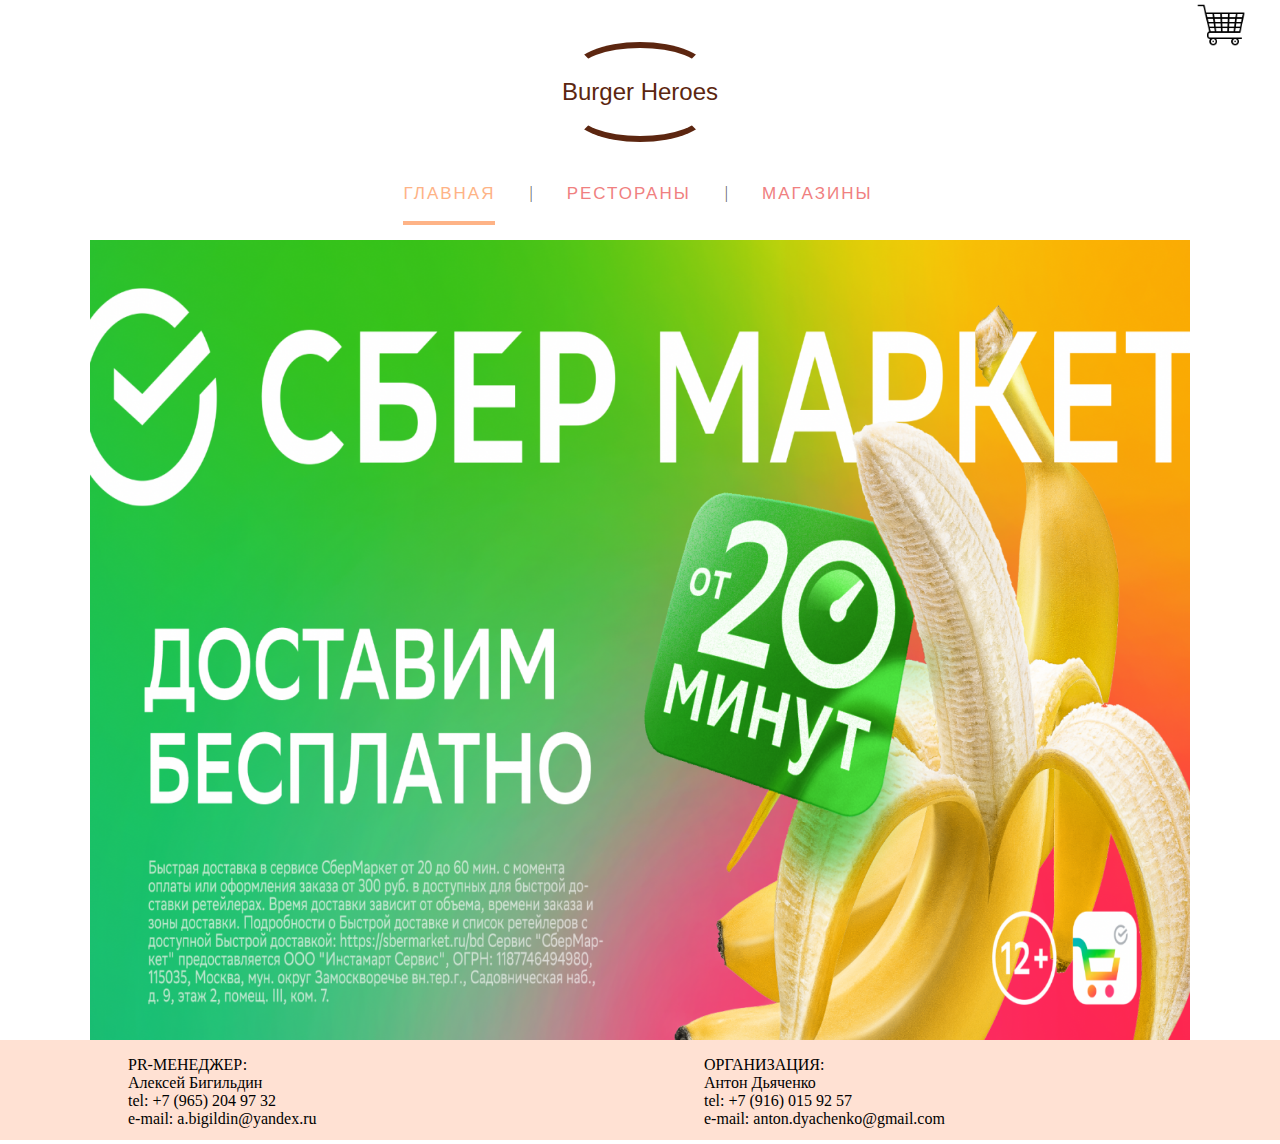
<file: доставка/html/index.html>
﻿<html>
<head>
<meta charset="UTF-8">
<meta name="viewport" content="width=devise-width; initial-scale=1.0">
<title>Доставка еды</title>
<link rel="stylesheet" href="../style/style.css">
<script src="https://ajax.googleapis.com/ajax/libs/jquery/3.6.0/jquery.min.js"></script>
</head>
<body>
<ul class="menu-main">
  <div class="shopping-cart"><a href="shopping.html"><img src="../img/shopping.png" width="50" height="50"></a></div>
  <div class="two"><h1>Burger Heroes</h1></div>
  <li><a href="#" class="current">Главная</a></li>
   <li><a href="1.html">Рестораны</a></li>
   <li><a href="2.html">Магазины</a></li>   
</ul>
<div class="banner">
    <a href="#" class="ban">
    
    <img src="" id="img1">
    </a>
  </div>
<script>
  var images = new Array();
  var a = 0;

  images[0]='../img/1.png';
  images[1]='../img/2.jpg';
  images[2]='../img/3.jpg';

  function w(){
      document.getElementById("img1").src = images[a]
      a++;
      if (a == 3){
          a=0;
      }
      setTimeout("w()",5000);
  }
  w();
</script>


<div class="footer">
  <div class="rightfot">
  <p>ОРГАНИЗАЦИЯ:<br>
    Антон Дьяченко<br>
    tel: +7 (916) 015 92 57<br>
    e-mail: anton.dyachenko@gmail.com
    </p>
  </div>
    <div class="leftfot">
    <p>PR-МЕНЕДЖЕР:<br> 
    Алексей Бигильдин<br>
    tel: +7 (965) 204 97 32<br>
    e-mail: a.bigildin@yandex.ru</p></div>
  </div>
  
<style>
body{
  background-color: rgb(255, 255, 255);
}
</style>
</body>
</html>
</file>
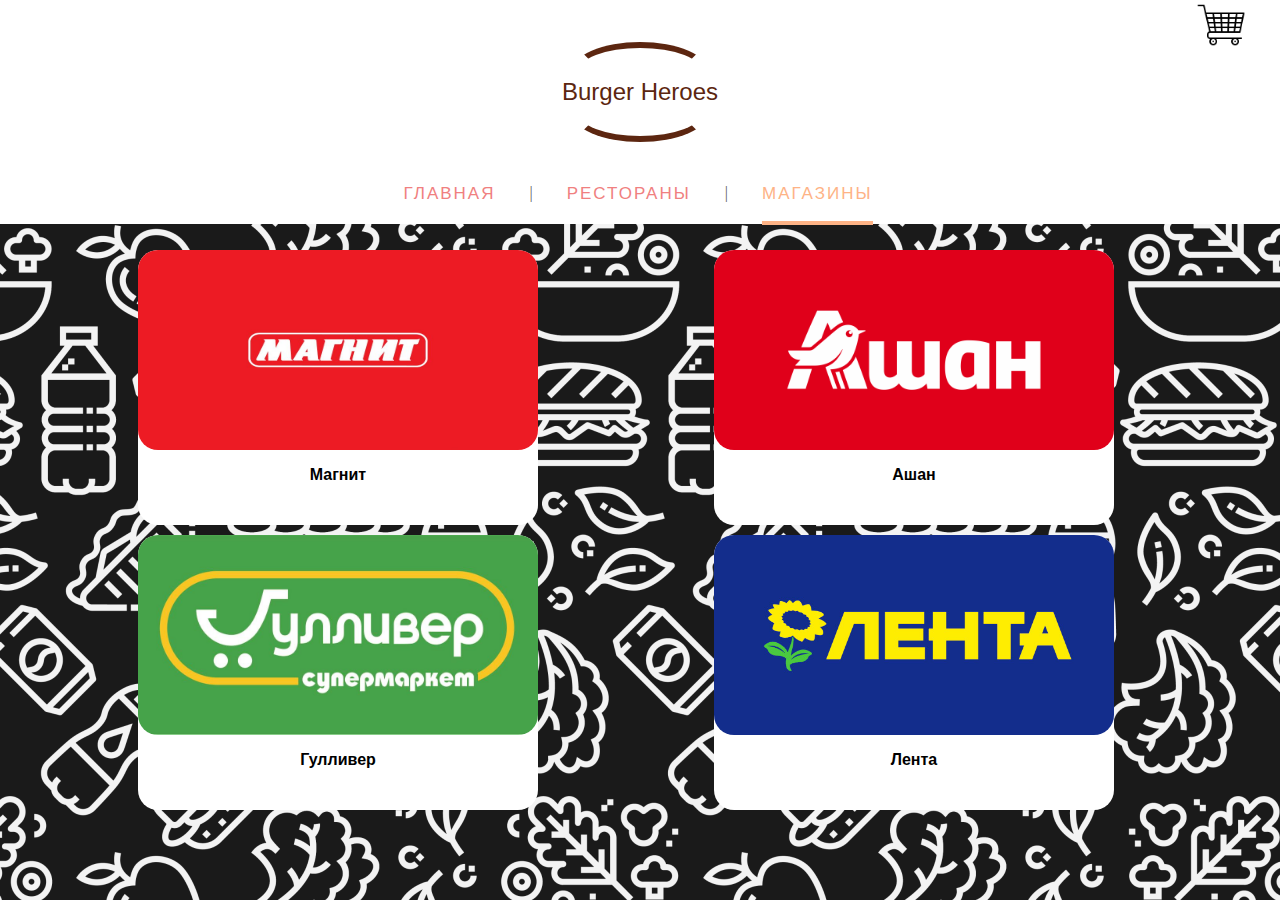
<file: доставка/html/2.html>
﻿<html>
<head>
<meta charset="UTF-8">
<meta name="viewport" content="width=devise-width; initial-scale=1.0">
<title>Доставка</title>
<link rel="stylesheet" href="../style/style.css">
<script src="https://ajax.googleapis.com/ajax/libs/jquery/3.6.0/jquery.min.js"></script>

</head>
<body>
<ul class="menu-main">
  <div class="shopping-cart"><a href="shopping.html"><img src="../img/shopping.png" width="50" height="50"></a></div>
  <div class="two"><h1>Burger Heroes</h1></div>
  <li><a href="index.html">Главная</a></li>
   <li><a href="1.html">Рестораны</a></li>
   <li><a href="#" class="current">Магазины</a></li>
</ul>


<div class="left">
  <div class="anashan">
  <a href="magaz/anashan.html"><img src="../img/anashan.png" width="400" height="200"></a>
  <p>Ашан</p>
  </div>
  <div class="lenta">
  <a href="magaz/lenta.html"><img src="../img/lenta.jpg" width="400" height="200"></a>
  <p>Лента</p>
  </div>
</div>
<div class="right">
  <div class="ns">
  <a href="magaz/ns.html"><img src="../img/ns.jpg" width="400" height="200"></a>
  <p>Магнит</p>
  </div>
  <div class="gul">
  <a href="magaz/gul.html"><img src="../img/gul.jpg" width="400" height="200"></a>
  <p>Гулливер</p>
  </div>
</div>

</script>

<style>
body{
background: url(../img/fon.png);
}
</style>
</body>
</html>
</file>
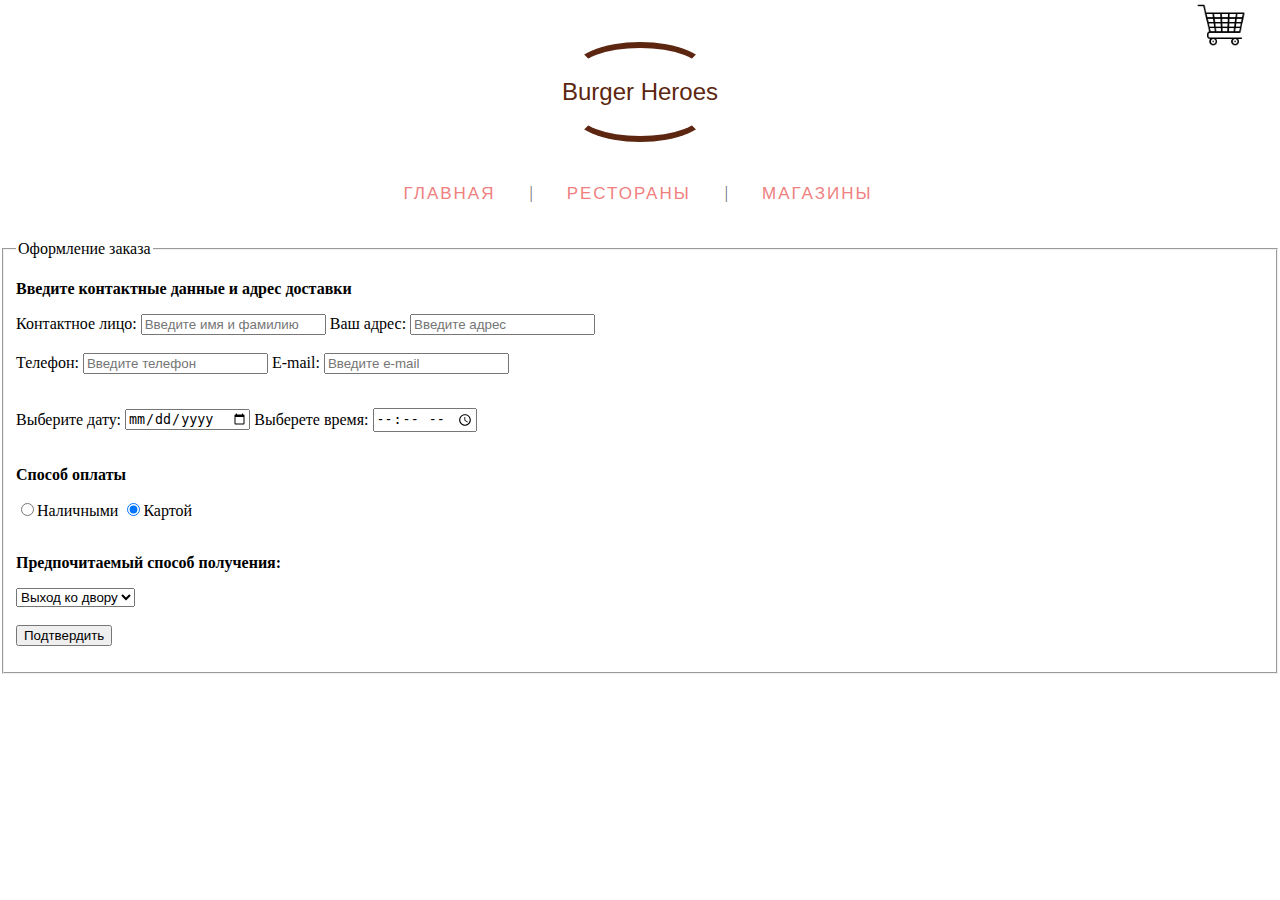
<file: доставка/html/shopping.html>
<html>
<head>
<meta charset="UTF-8">
<meta name="viewport" content="width=devise-width; initial-scale=1.0">
<title>Доставка еды</title>
<link rel="stylesheet" href="../style/style.css">
<script src="https://ajax.googleapis.com/ajax/libs/jquery/3.6.0/jquery.min.js"></script>
</head>
<body>
<ul class="menu-main">
  <div class="shopping-cart"><a href="#"><img src="../img/shopping.png" width="50" height="50"></a></div>
  <div class="two"><h1>Burger Heroes</h1></div>
  <li><a href="index.html">Главная</a></li>
   <li><a href="1.html">Рестораны</a></li>
   <li><a href="2.html">Магазины</a></li>   
</ul>

<fieldset>
  <legend>Оформление заказа</legend>
<form>
  <p><b>Введите контактные данные и адрес доставки</b></p>
  Контактное лицо: <input  type = "text"  id = "Name" placeholder =  "Введите имя и фамилию"> 
  Ваш адрес: <input  type = "text" id = "Livingadress" placeholder =  "Введите адрес"> <br><br>
  Телефон: <input  type = "text"  id = "PhoneNumber" placeholder =  "Введите телефон">
  E-mail: <input  type = "text" id = "E-mail" placeholder =  "Введите e-mail"> <br><br>

  <p>Выберите дату: <input type="date" name="Calendar" id="Data">
      Выберете время: <input type="time" name="Calendar_time" id="Time">
      <br> <br>

<p><b>Способ оплаты</b></p>
  <label> <input  type = "radio"  name = "cash" id="cash" value =  "Наличными" checked>Наличными</label>
  <label> <input  type = "radio"  name = "cash" id="cash2" value =  "Картой" checked>Картой <br> <br></label>

  <p><b>Предпочитаемый способ получения:</p></b>
  <select id="select">
      <option >Выход ко двору</option>
      <option >До двери</option>
      
  </select>
  <br>
  <br>
  

  <input type="submit" value="Подтвердить" onclick="CoolButton()">

</form>

</fieldset>
<script>
function CoolButton(){
let Name = document.getElementById("Name").value;
let Livingadress = document.getElementById("Livingadress").value;
let PhoneNumber = document.getElementById("PhoneNumber").value;
let Email = document.getElementById("E-mail").value;
let Data = document.getElementById("Data").value;
let Time = document.getElementById("Time").value;
let select = document.getElementById("select").value;
if (document.getElementById("cash").checked){
  cash_value=document.getElementById("cash").value
}
if (document.getElementById("cash2").checked){
  cash_value=document.getElementById("cash2").value
}

alert("Имя:" + Name + "\nАдрес:" + Livingadress +"\nВремя:" + Time + "\nДата:" + Data +"\nНомер:"
+ PhoneNumber +"\nEmail:" + Email +"\nПредпочитаемый способ получения:" + select +"\nОплата:" + cash_value);
}

</script>

<style>
body{
  background-color: rgb(255, 255, 255);
}
</style>
</body>
</html>
</file>
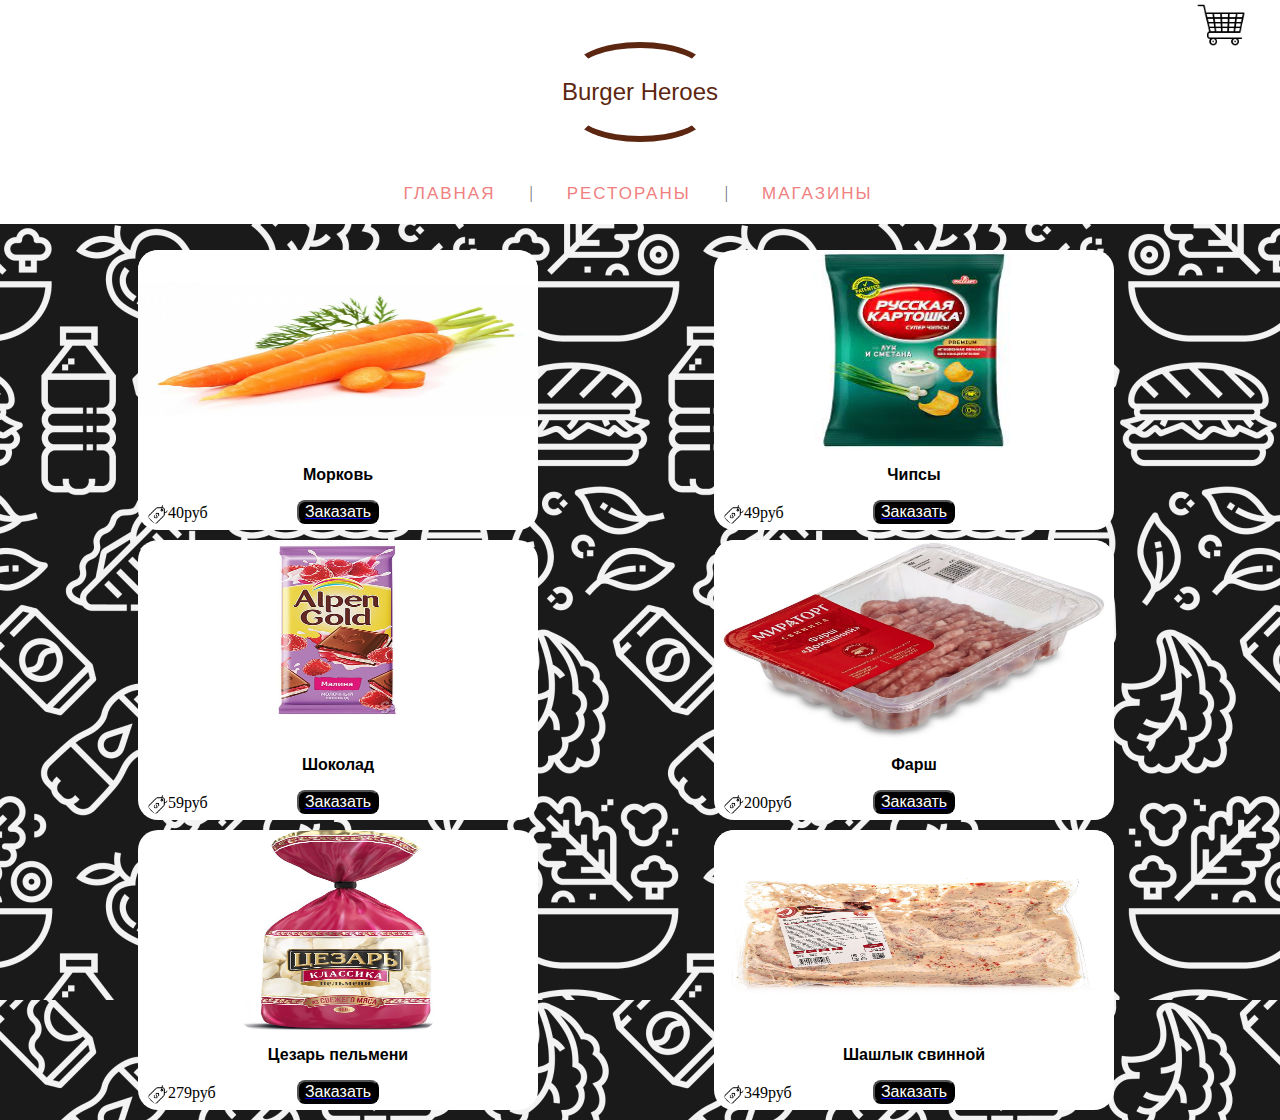
<file: доставка/html/magaz/anashan.html>
<html>
<head>
<meta charset="UTF-8">
<meta name="viewport" content="width=devise-width; initial-scale=1.0">
<title>Доставка еды</title>
<link rel="stylesheet" href="../../style/style.css">
<script src="https://ajax.googleapis.com/ajax/libs/jquery/3.6.0/jquery.min.js"></script>
</head>
<body>
<ul class="menu-main">
  <div class="shopping-cart"><a href="../shopping.html"><img src="../../img/shopping.png" width="50" height="50"></a></div>
  <div class="two"><h1>Burger Heroes</h1></div>
  <li><a href="../index.html">Главная</a></li>
   <li><a href="../1.html">Рестораны</a></li>
   <li><a href="../2.html">Магазины</a></li>
</ul>


<div class="left">
  <div class="pips">
  <img src="../../img/anashan/pips.jpeg" width="200" height="200"></a>
  <p>Чипсы</p>
  <a href="../shopping.html"><button>Заказать</button></a>
  <span class="prise"><img src="../../img/price.png" width="20" height="20">49руб</span>
  
  </div>
  <div class="farh">
    <img src="../../img/anashan/farh.jpg" width="400" height="200"></a>
    <p>Фарш</p>
    <a href="../shopping.html"><button>Заказать</button></a>
    <span class="prise"><img src="../../img/price.png" width="20" height="20">200руб</span>
   
    </div>
    <div class="hahl">
      <img src="../../img/anashan/hahl.jpg" width="400" height="200"></a>
      <p>Шашлык свинной</p>
      <a href="../shopping.html"><button>Заказать</button></a>
      <span class="prise"><img src="../../img/price.png" width="20" height="20">349руб</span>
      
      </div>
</div>
<div class="right">
  <div class="mork">
    <img src="../../img/anashan/mork.jpg" width="400" height="200">
  <p>Морковь</p>
  <a href="../shopping.html"><button>Заказать</button></a>
  <span class="prise"><img src="../../img/price.png" width="20" height="20">40руб</span>
  
  </div>
  <div class="shok">
    <img src="../../img/anashan/shok.jpg" width="200" height="200">
  <p>Шоколад</p>
  <a href="../shopping.html"><button>Заказать</button></a>
  <span class="prise"><img src="../../img/price.png" width="20" height="20">59руб</span>
  
  </div>
  <div class="pelm">
  <img src="../../img/anashan/pelm.jpg" width="200" height="200">
  <p>Цезарь пельмени</p>
  <a href="../shopping.html"><button>Заказать</button></a>
  <span class="prise"><img src="../../img/price.png" width="20" height="20">279руб</span>
  </div>
  </div>
  

<style>
body{
background: url(../../img/fon.png);
}
</style>
</body>
</html>
</file>
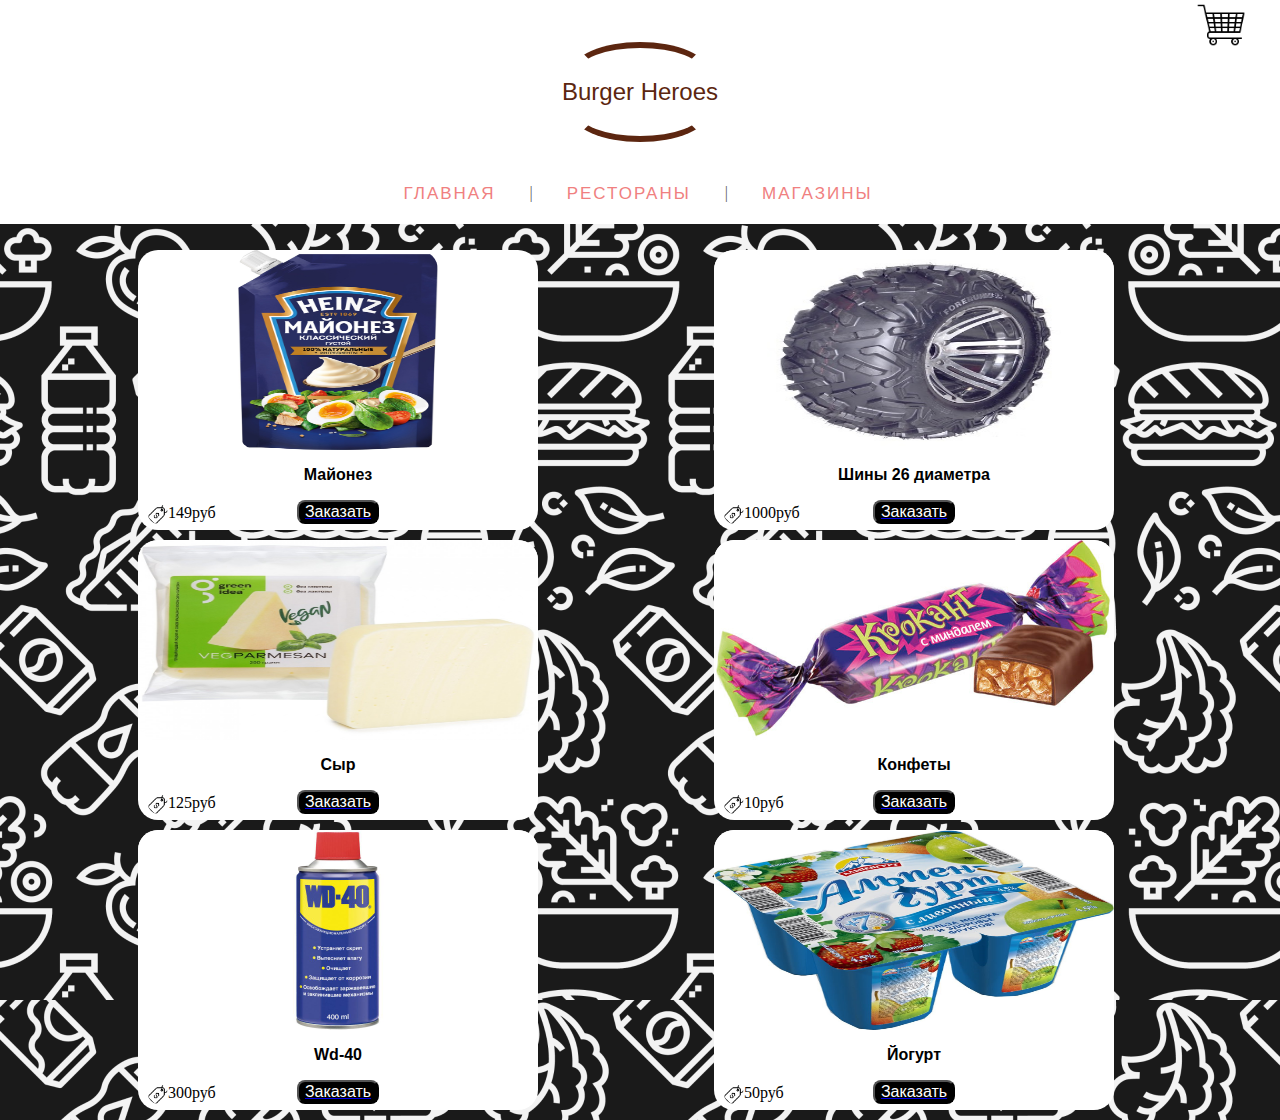
<file: доставка/html/magaz/gul.html>
<html>
<head>
<meta charset="UTF-8">
<meta name="viewport" content="width=devise-width; initial-scale=1.0">
<title>Доставка еды</title>
<link rel="stylesheet" href="../../style/style.css">
<script src="https://ajax.googleapis.com/ajax/libs/jquery/3.6.0/jquery.min.js"></script>
</head>
<body>

  <ul class="menu-main">
    <div class="shopping-cart"><a href="../shopping.html"><img src="../../img/shopping.png" width="50" height="50"></a></div>
  <div class="two"><h1>Burger Heroes</h1></div>
  <li><a href="../index.html">Главная</a></li>
   <li><a href="../1.html">Рестораны</a></li>
   <li><a href="../2.html">Магазины</a></li>
</ul>


<div class="left">
  
  <div class="sina">
  <img src="../../img/gul/sina.jpg" width="400" height="200"></a>
  <p>Шины 26 диаметра</p>
  <a href="../shopping.html"><button>Заказать</button></a>
  <span class="prise"><img src="../../img/price.png" width="20" height="20">1000руб</span>
   </div>
  
   <div class="konf">
    <img src="../../img/gul/konf.jpg" width="400" height="200"></a>
    <p>Конфеты</p>
    <a href="../shopping.html"><button>Заказать</button></a>
    <span class="prise"><img src="../../img/price.png" width="20" height="20">10руб</span>
     </div>
   
     <div class="anpel">
      <img src="../../img/gul/anpel.jpeg" width="400" height="200"></a>
      <p>Йогурт</p>
      <a href="../shopping.html"><button>Заказать</button></a>
      <span class="prise"><img src="../../img/price.png" width="20" height="20">50руб</span>
      </div>
</div>

<div class="right">
  <div class="mazik">
    <img src="../../img/gul/mazik.jpeg" width="200" height="200">
  <p>Майонез</p>
  <a href="../shopping.html"><button>Заказать</button></a>
  <span class="prise"><img src="../../img/price.png" width="20" height="20">149руб</span>
  </div>
  
  <div class="sir">
    <img src="../../img/gul/sir.jpg" width="400" height="200">
  <p>Сыр</p>
  <a href="../shopping.html"><button>Заказать</button></a>
  <span class="prise"><img src="../../img/price.png" width="20" height="20">125руб</span>
  </div>
  
  <div class="wd">
  <img src="../../img/gul/wd.jpeg" width="400" height="200">
  <p>Wd-40</p>
  <a href="../shopping.html"><button>Заказать</button></a>
  <span class="prise"><img src="../../img/price.png" width="20" height="20">300руб</span>
  </div>
  </div>
  

<style>
body{
background: url(../../img/fon.png);
}
</style>
</body>
</html>
</file>
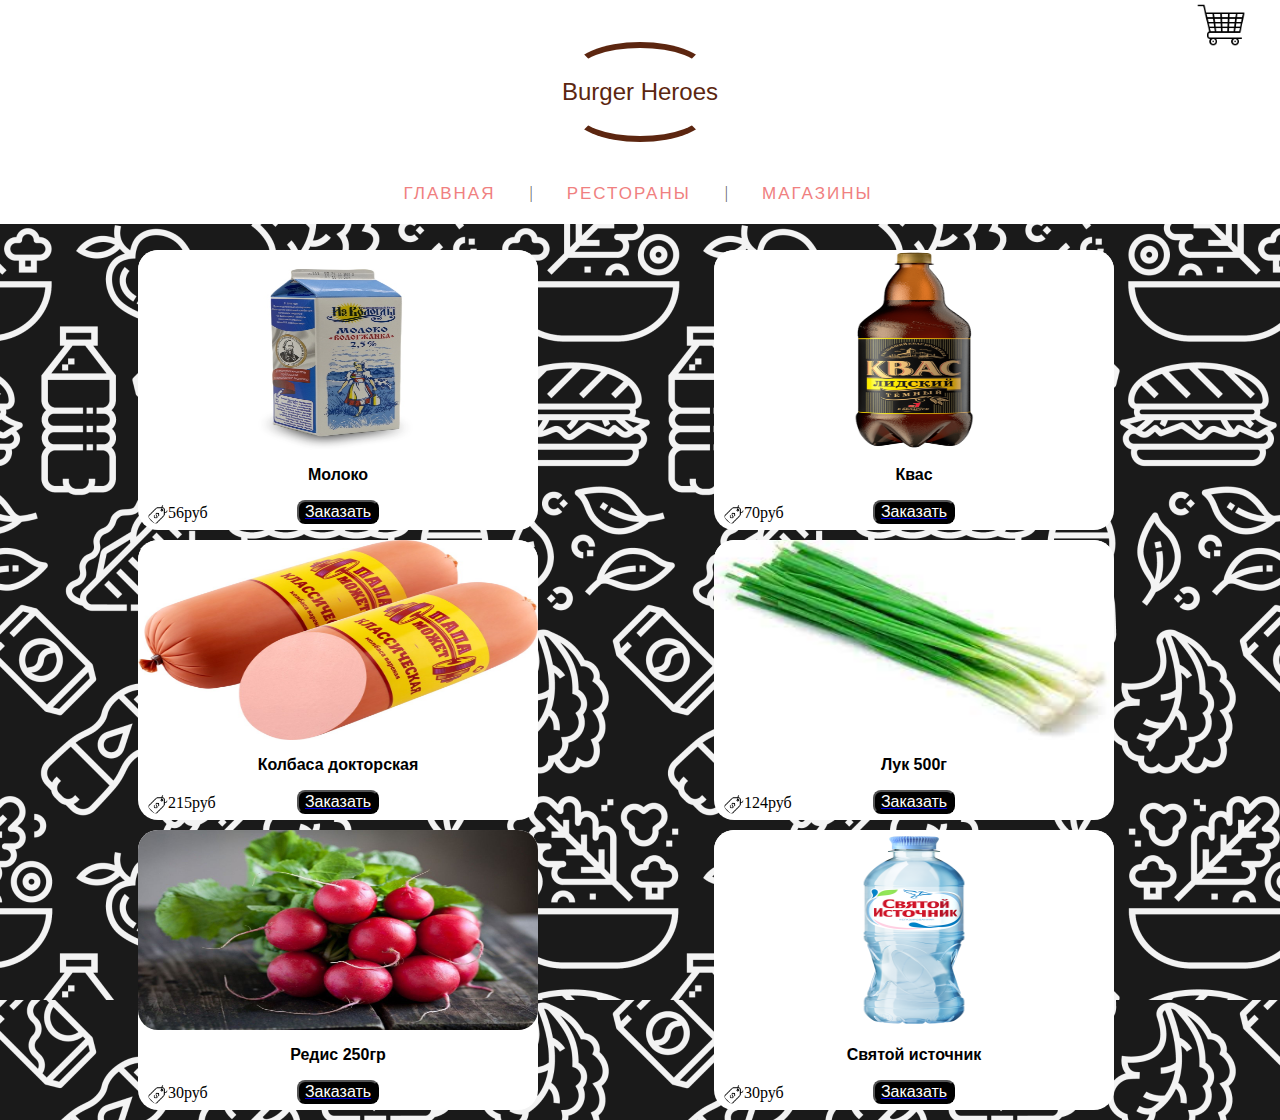
<file: доставка/html/magaz/lenta.html>
<html>
<head>
<meta charset="UTF-8">
<meta name="viewport" content="width=devise-width; initial-scale=1.0">
<title>Доставка еды</title>
<link rel="stylesheet" href="../../style/style.css">
<script src="https://ajax.googleapis.com/ajax/libs/jquery/3.6.0/jquery.min.js"></script>
</head>
<body>
<ul class="menu-main">
  <div class="shopping-cart"><a href="../shopping.html"><img src="../../img/shopping.png" width="50" height="50"></a></div>
  <div class="two"><h1>Burger Heroes</h1></div>
  <li><a href="../index.html">Главная</a></li>
   <li><a href="../1.html">Рестораны</a></li>
   <li><a href="../2.html">Магазины</a></li>
</ul>


<div class="left">
  <div class="kvas">
  <img src="../../img/lenta/kvas.png" width="400" height="200"></a>
  <p>Квас</p>
  <a href="../shopping.html"><button>Заказать</button></a>
  <span class="prise"><img src="../../img/price.png" width="20" height="20">70руб</span>
  
  </div>
  <div class="luk">
    <img src="../../img/lenta/luk.jpeg" width="400" height="200"></a>
    <p>Лук 500г</p>
    <a href="../shopping.html"><button>Заказать</button></a>
    <span class="prise"><img src="../../img/price.png" width="20" height="20">124руб</span>
   
    </div>
    <div class="voda">
      <img src="../../img/lenta/voda.png" width="400" height="200"></a>
      <p>Святой источник</p>
      <a href="../shopping.html"><button>Заказать</button></a>
      <span class="prise"><img src="../../img/price.png" width="20" height="20">30руб</span>
      
      </div>
</div>
<div class="right">
  <div class="milk">
    <img src="../../img/lenta/milk.jpg" width="400" height="200">
  <p>Молоко</p>
  <a href="../shopping.html"><button>Заказать</button></a>
  <span class="prise"><img src="../../img/price.png" width="20" height="20">56руб</span>
  
  </div>
  <div class="colbaska">
    <img src="../../img/lenta/colbaska.jpeg" width="400" height="200">
  <p>Колбаса докторская</p>
  <a href="../shopping.html"><button>Заказать</button></a>
  <span class="prise"><img src="../../img/price.png" width="20" height="20">215руб</span>
  </div>
  <div class="redis">
  <img src="../../img/lenta/redis.jpg" width="400" height="200">
  <p>Редис 250гр</p>
  <a href="../shopping.html"><button>Заказать</button></a>
  <span class="prise"><img src="../../img/price.png" width="20" height="20">30руб</span>
  </div>
  </div>
 
<style>
body{
background: url(../../img/fon.png);
}
</style>
</body>
</html>
</file>
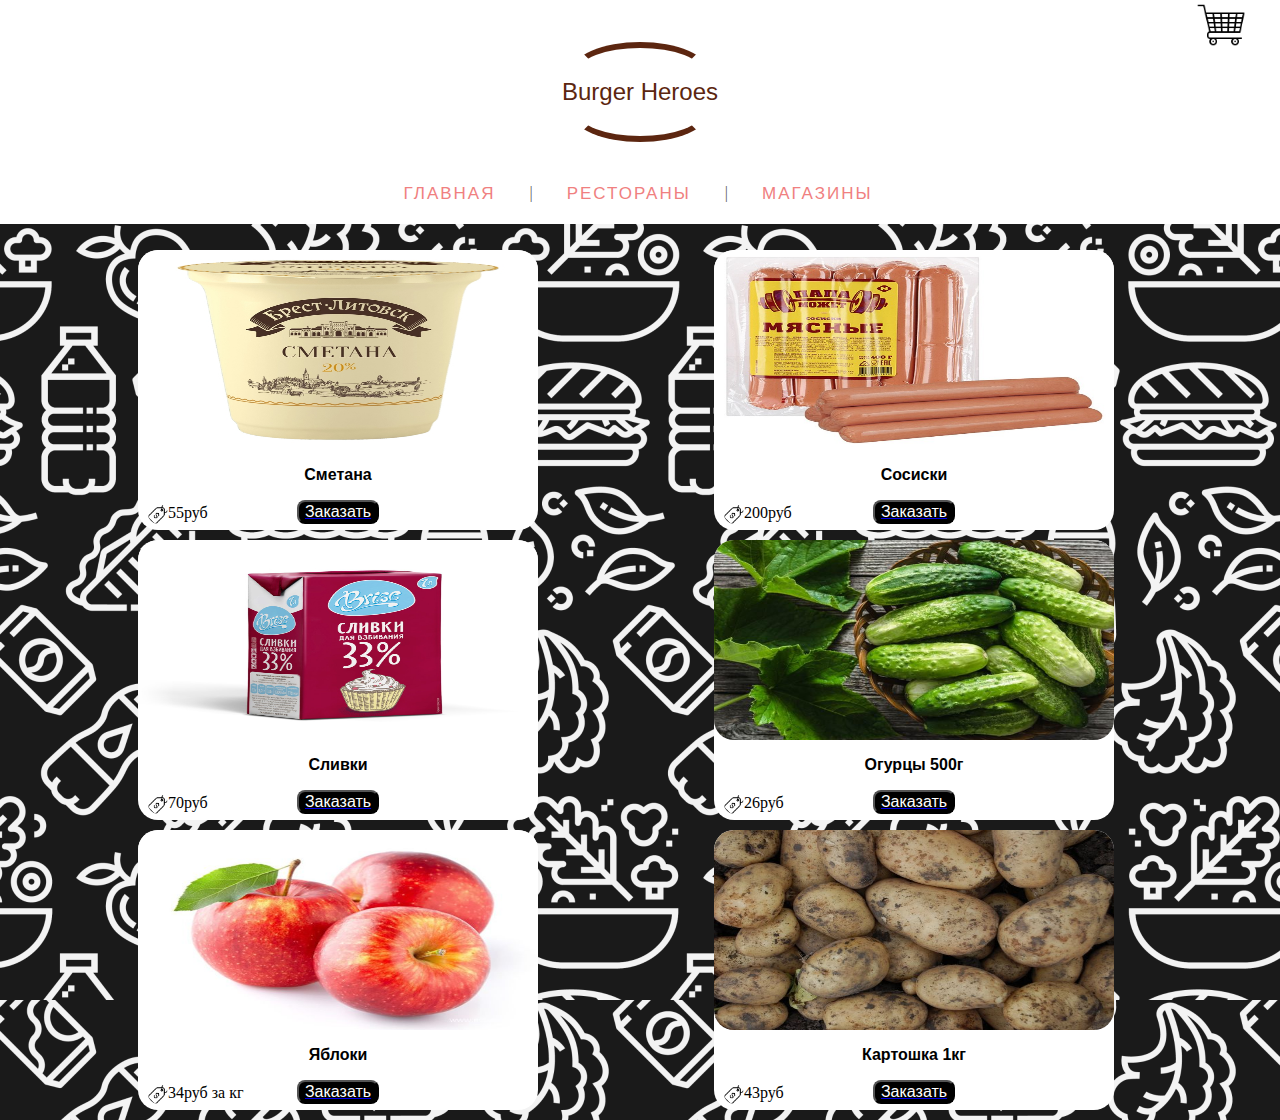
<file: доставка/html/magaz/ns.html>
<html>
<head>
<meta charset="UTF-8">
<meta name="viewport" content="width=devise-width; initial-scale=1.0">
<title>Доставка еды</title>
<link rel="stylesheet" href="../../style/style.css">
<script src="https://ajax.googleapis.com/ajax/libs/jquery/3.6.0/jquery.min.js"></script>
</head>
<body>
<ul class="menu-main">
  <div class="shopping-cart"><a href="../shopping.html"><img src="../../img/shopping.png" width="50" height="50"></a></div>
  <div class="two"><h1>Burger Heroes</h1></div>
  <li><a href="../index.html">Главная</a></li>
   <li><a href="../1.html">Рестораны</a></li>
   <li><a href="../2.html">Магазины</a></li>
</ul>


<div class="left">
  <div class="sosiski">
  <img src="../../img/mag/sosiski.jpg" width="400" height="200"></a>
  <p>Сосиски</p>
  <a href="../shopping.html"><button>Заказать</button></a>
  <span class="prise"><img src="../../img/price.png" width="20" height="20">200руб</span>
  </div>
  <div class="ogorec">
    <img src="../../img/mag/ogorec.jpg" width="400" height="200"></a>
    <p>Огурцы 500г</p>
    <a href="../shopping.html"><button>Заказать</button></a>
    <span class="prise"><img src="../../img/price.png" width="20" height="20">26руб</span>
   
    </div>
    <div class="potato">
      <img src="../../img/mag/potato.jpg" width="400" height="200"></a>
      <p>Картошка 1кг</p>
      <a href="../shopping.html"><button>Заказать</button></a>
      <span class="prise"><img src="../../img/price.png" width="20" height="20">43руб</span>
      
      </div>
</div>
<div class="right">
  <div class="smetana">
    <img src="../../img/mag/smetana.jpg" width="400" height="200">
  <p>Сметана</p>
  <a href="../shopping.html"><button>Заказать</button></a>
  <span class="prise"><img src="../../img/price.png" width="20" height="20">55руб</span>
  </div>
  <div class="slivki">
    <img src="../../img/mag/slivki.jpg" width="400" height="200">
  <p>Сливки</p>
  <a href="../shopping.html"><button>Заказать</button></a>
  <span class="prise"><img src="../../img/price.png" width="20" height="20">70руб</span>
  
  </div>
  <div class="iple">
  <img src="../../img/mag/iple.jpg" width="400" height="200">
  <p>Яблоки</p>
  <a href="../shopping.html"><button>Заказать</button></a>
  <span class="prise"><img src="../../img/price.png" width="20" height="20">34руб за кг</span>
  </div>
  </div>
 
 
<style>
body{
background: url(../../img/fon.png);
}
</style>
</body>
</html>
</file>
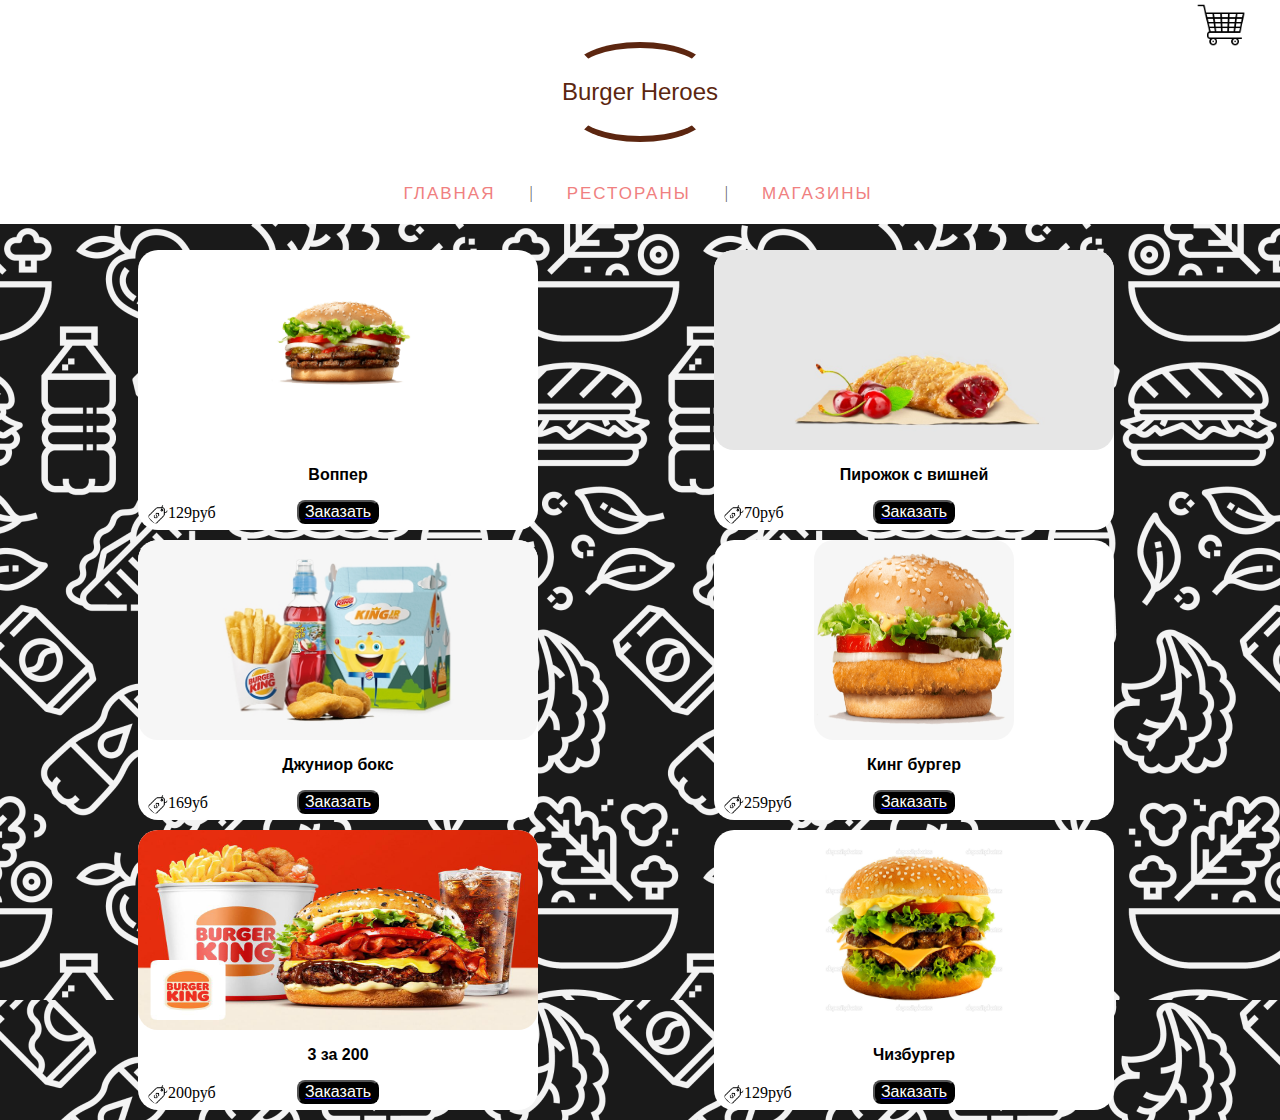
<file: доставка/html/res/bk.html>
<html>
<head>
<meta charset="UTF-8">
<meta name="viewport" content="width=devise-width; initial-scale=1.0">
<title>Доставка еды</title>
<link rel="stylesheet" href="../../style/style.css">
<script src="https://ajax.googleapis.com/ajax/libs/jquery/3.6.0/jquery.min.js"></script>
</head>
<body>
<ul class="menu-main">
  <div class="shopping-cart"><a href="../shopping.html"><img src="../../img/shopping.png" width="50" height="50"></a></div>
  <div class="two"><h1>Burger Heroes</h1></div>
  <li><a href="../index.html">Главная</a></li>
   <li><a href="../1.html">Рестораны</a></li>
   <li><a href="../2.html">Магазины</a></li>
</ul>

<div class="left">
  <div class="pirazok">
  <img src="../../img/bk/pirazok.jpg" width="400" height="200"></a>
  <p>Пирожок с вишней</p>
  <a href="../shopping.html"><button>Заказать</button></a>
    <span class="informatiom">
  <span class="prise"><img src="../../img/price.png" width="20" height="20">70руб</span>
  </span>

  </div>
  <div class="King">
    <img src="../../img/bk/King.png" width="200" height="200"></a>
    <p>Кинг бургер</p>
    <a href="../shopping.html"><button>Заказать</button></a>
    <span class="informatiom">
      <span class="prise"><img src="../../img/price.png" width="20" height="20">259руб</span>
      </span>
   
    </div>
    <div class="cheaz">
      <img src="../../img/bk/cheaz.jpg" width="200" height="200"></a>
      <p>Чизбургер</p>
      <a href="../shopping.html"><button>Заказать</button></a>
      <span class="informatiom">
        <span class="prise"><img src="../../img/price.png" width="20" height="20">129руб</span>
        </span>
      
      
      </div>
</div>
<div class="right">
  <div class="whopper">
    <img src="../../img/bk/whopper.png" width="200" height="200">
  <p>Воппер</p>
  <a href="../shopping.html"><button>Заказать</button></a>
  <span class="informatiom">
    <span class="prise"><img src="../../img/price.png" width="20" height="20">129руб</span>
    </span>
  
  
  </div>
  <div class="Junior">
    <img src="../../img/bk/Junior box.png" width="400" height="200">
  <p>Джуниор бокс</p>
  <a href="../shopping.html"><button>Заказать</button></a>
  <span class="informatiom">
    <span class="prise"><img src="../../img/price.png" width="20" height="20">169уб</span>
    </span>
  
  </div>
  <div class="kkombo">
  <img src="../../img/bk/kkombo.jpg" width="400" height="200">
  <p>3 за 200</p>
  <a href="../shopping.html"><button>Заказать</button></a>
  <span class="informatiom">
    <span class="prise"><img src="../../img/price.png" width="20" height="20">200руб</span>
    </span>
  
  </div>
  </div>


<style>
body{
    background: url(../../img/fon.png);
}
</style>
</body>
</html>
</file>
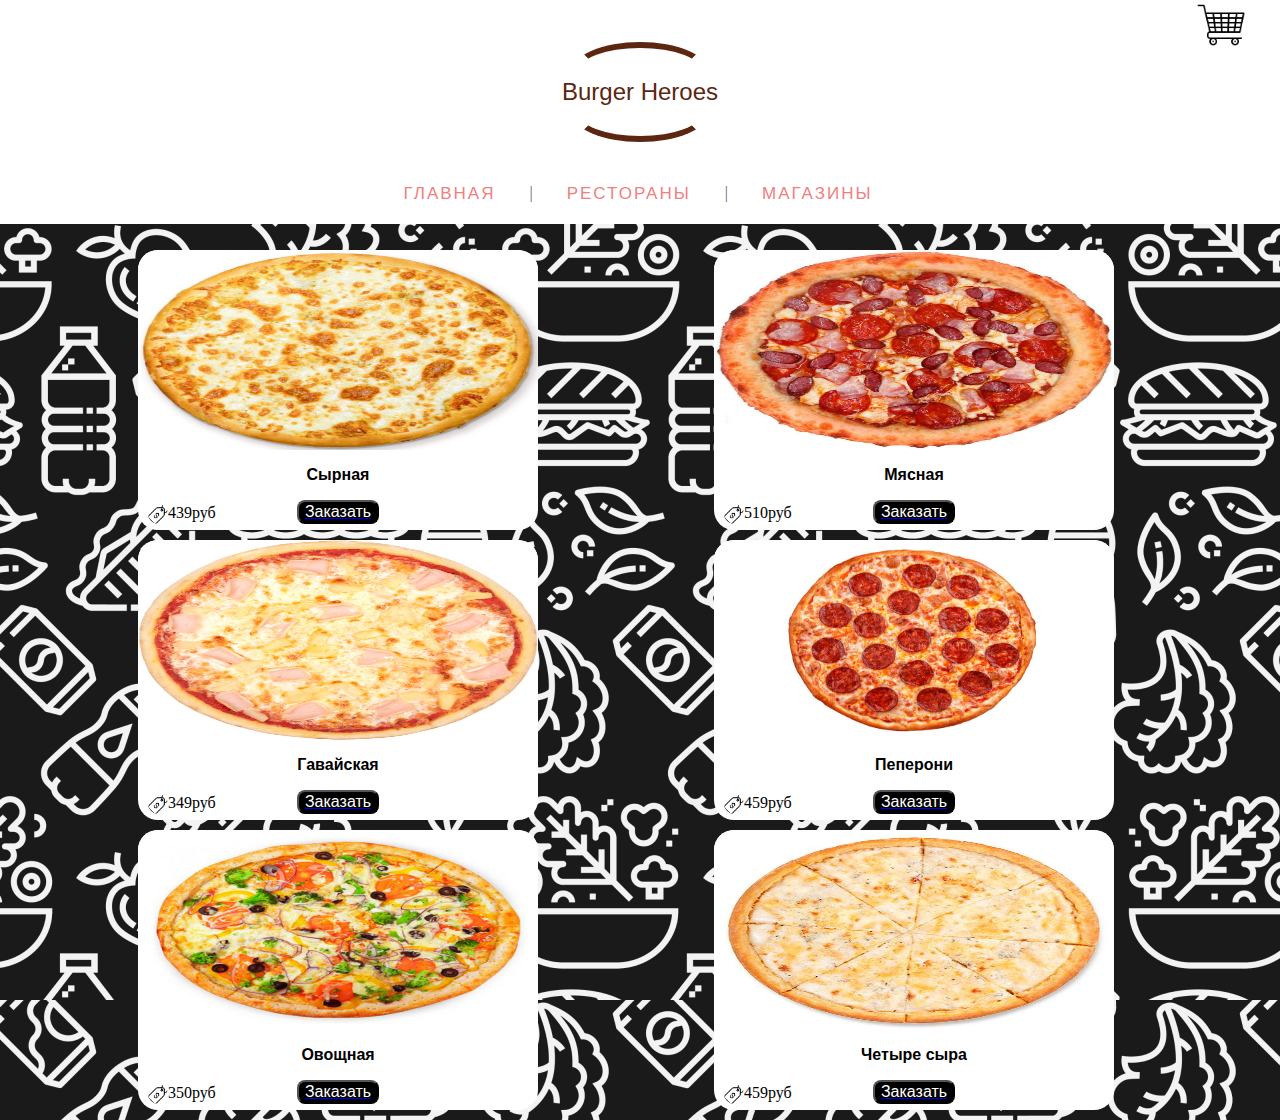
<file: доставка/html/res/dodo.html>
<html>
<head>
<meta charset="UTF-8">
<meta name="viewport" content="width=devise-width; initial-scale=1.0">
<title>Доставка еды</title>
<link rel="stylesheet" href="../../style/style.css">
<script src="https://ajax.googleapis.com/ajax/libs/jquery/3.6.0/jquery.min.js"></script>
</head>
<body>
  <ul class="menu-main">
    <div class="shopping-cart"><a href="../shopping.html"><img src="../../img/shopping.png" width="50" height="50"></a></div>
    <div class="two"><h1>Burger Heroes</h1></div>
    <li><a href="../index.html">Главная</a></li>
     <li><a href="../1.html">Рестораны</a></li>
     <li><a href="../2.html">Магазины</a></li>
  </ul>
<div class="left">
  <div class="meat">
  <img src="../../img/dodo/meat.jpg" width="400" height="200"></a>
  <p>Мясная</p>
  <a href="../shopping.html"><button>Заказать</button></a>
  <span class="informatiom">
    <span class="prise"><img src="../../img/price.png" width="20" height="20">510руб</span>
    </span>
  
  
  </div>
  <div class="pepe">
    <img src="../../img/dodo/pepe.jpg" width="400" height="200"></a>
    <p>Пеперони</p>
    <a href="../shopping.html"><button>Заказать</button></a>
    <span class="informatiom">
      <span class="prise"><img src="../../img/price.png" width="20" height="20">459руб</span>
      </span>
    
   
    </div>
    <div class="chetsir">
      <img src="../../img/dodo/chetsir.jpg" width="400" height="200"></a>
      <p>Четыре сыра</p>
      <a href="../shopping.html"><button>Заказать</button></a>
      <span class="informatiom">
        <span class="prise"><img src="../../img/price.png" width="20" height="20">459руб</span>
        </span>
      
      </div>
</div>
<div class="right">
  <div class="sir">
    <img src="../../img/dodo/sir.jpg" width="400" height="200">
  <p>Сырная</p>
  <a href="../shopping.html"><button>Заказать</button></a>
  <span class="informatiom">
    <span class="prise"><img src="../../img/price.png" width="20" height="20">439руб</span>
    </span>
  
  
  </div>
  <div class="gavai">
    <img src="../../img/dodo/gavai.jpg" width="400" height="200">
  <p>Гавайская</p>
  <a href="../shopping.html"><button>Заказать</button></a>
  <span class="informatiom">
    <span class="prise"><img src="../../img/price.png" width="20" height="20">349руб</span>
    </span>
  
  
  </div> 
  <div class="owosh">
  <img src="../../img/dodo/owosh.jpg" width="400" height="200">
  <p>Овощная</p>
  <a href="../shopping.html"><button>Заказать</button></a>
  <span class="informatiom">
    <span class="prise"><img src="../../img/price.png" width="20" height="20">350руб</span>
    </span>
  
  </div>
  </div>

<style>
body{
    background: url(../../img/fon.png);
}
</style>

</body>
</html>
</file>
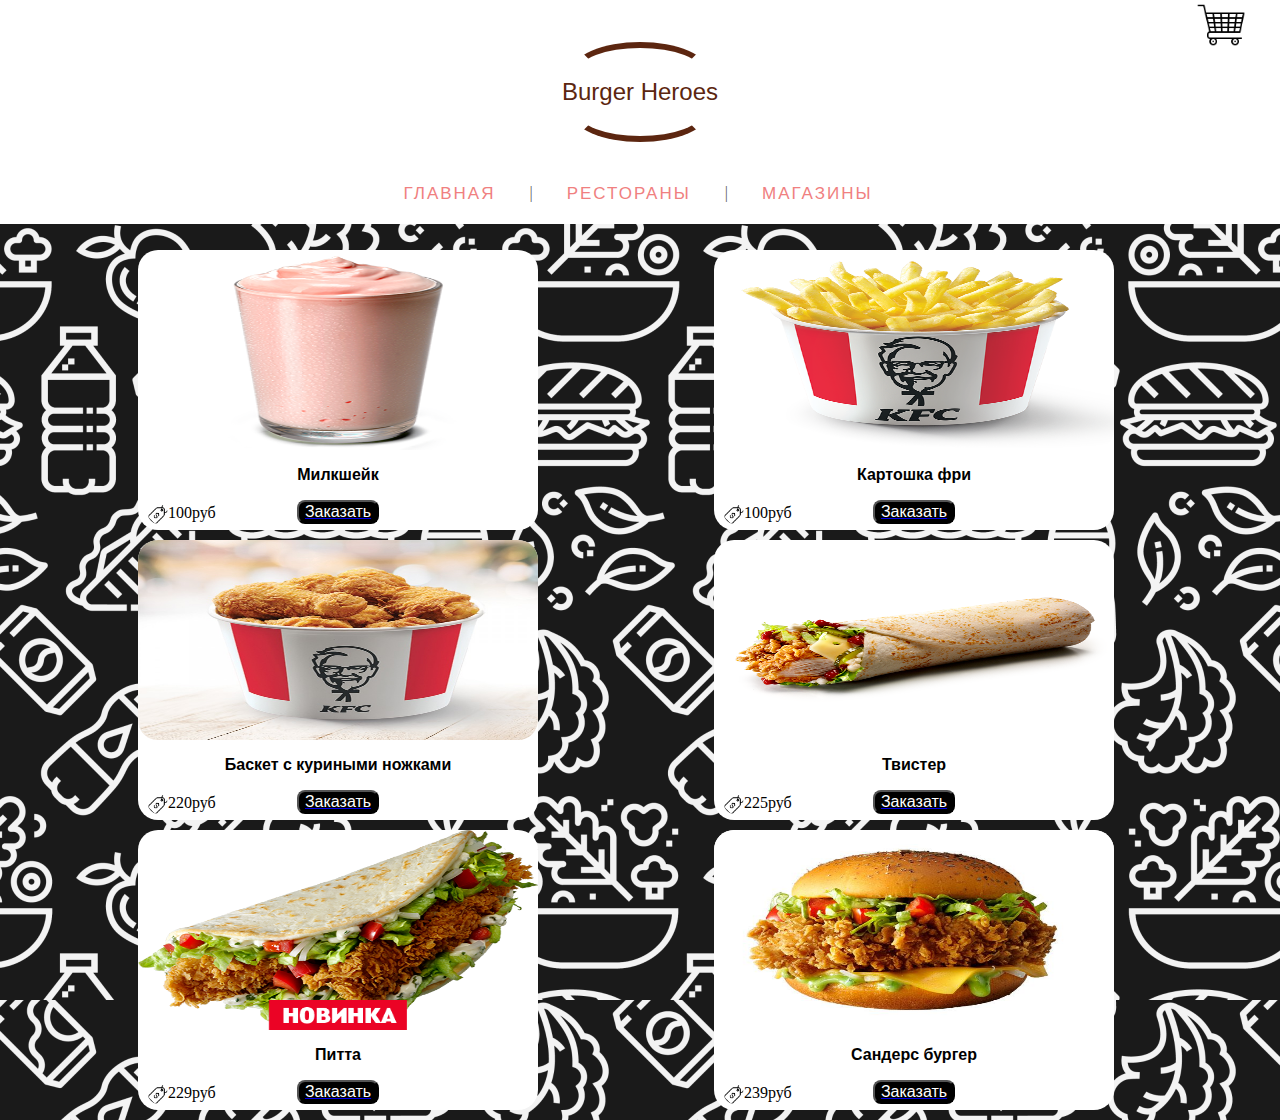
<file: доставка/html/res/kfc.html>
<html>
<head>
<meta charset="UTF-8">
<meta name="viewport" content="width=devise-width; initial-scale=1.0">
<title>Доставка еды</title>
<link rel="stylesheet" href="../../style/style.css">
<script src="https://ajax.googleapis.com/ajax/libs/jquery/3.6.0/jquery.min.js"></script>
</head>
<body>
<ul class="menu-main">
  <div class="shopping-cart"><a href="../shopping.html"><img src="../../img/shopping.png" width="50" height="50"></a></div>
  <div class="two"><h1>Burger Heroes</h1></div>
  <li><a href="../index.html">Главная</a></li>
   <li><a href="../1.html">Рестораны</a></li>
   <li><a href="../2.html">Магазины</a></li>
</ul>

<div class="left">
  <div class="fri">
  <img src="../../img/kfc/fri.png" width="400" height="200"></a>
  <p>Картошка фри</p>
  <a href="../shopping.html"><button>Заказать</button></a>
  <span class="informatiom">
    <span class="prise"><img src="../../img/price.png" width="20" height="20">100руб</span>
    </span>
  
  
  </div>
  <div class="twist">
    <img src="../../img/kfc/twist.png" width="400" height="200"></a>
    <p>Твистер</p>
    <a href="../shopping.html"><button>Заказать</button></a>
    <span class="informatiom">
      <span class="prise"><img src="../../img/price.png" width="20" height="20">225руб</span>
      </span>
    
   
    </div>
    <div class="burg">
      <img src="../../img/kfc/burg.jpg" width="400" height="200"></a>
      <p>Сандерс бургер</p>
      <a href="../shopping.html"><button>Заказать</button></a>
      <span class="informatiom">
        <span class="prise"><img src="../../img/price.png" width="20" height="20">239руб</span>
        </span>
      
      
      </div>
</div>
<div class="right">
  <div class="milki">
    <img src="../../img/kfc/milk.png" width="400" height="200">
  <p>Милкшейк</p>
  <a href="../shopping.html"><button>Заказать</button></a>
  <span class="informatiom">
    <span class="prise"><img src="../../img/price.png" width="20" height="20">100руб</span>
    </span>
  
  
  </div>
  <div class="backet">
    <img src="../../img/kfc/backet.jpg" width="400" height="200">
  <p>Баскет с куриными ножками</p>
  <a href="../shopping.html"><button>Заказать</button></a>
  <span class="informatiom">
    <span class="prise"><img src="../../img/price.png" width="20" height="20">220руб</span>
    </span>
  
  
  </div> 
  <div class="pita">
  <img src="../../img/kfc/pita.png" width="400" height="200">
  <p>Питта</p>
  <a href="../shopping.html"><button>Заказать</button></a>
  <span class="informatiom">
    <span class="prise"><img src="../../img/price.png" width="20" height="20">229руб</span>
    </span>
  
  </div>
  </div>


<style>
body{
    background: url(../../img/fon.png);
}
</style>
</body>
</html>
</file>
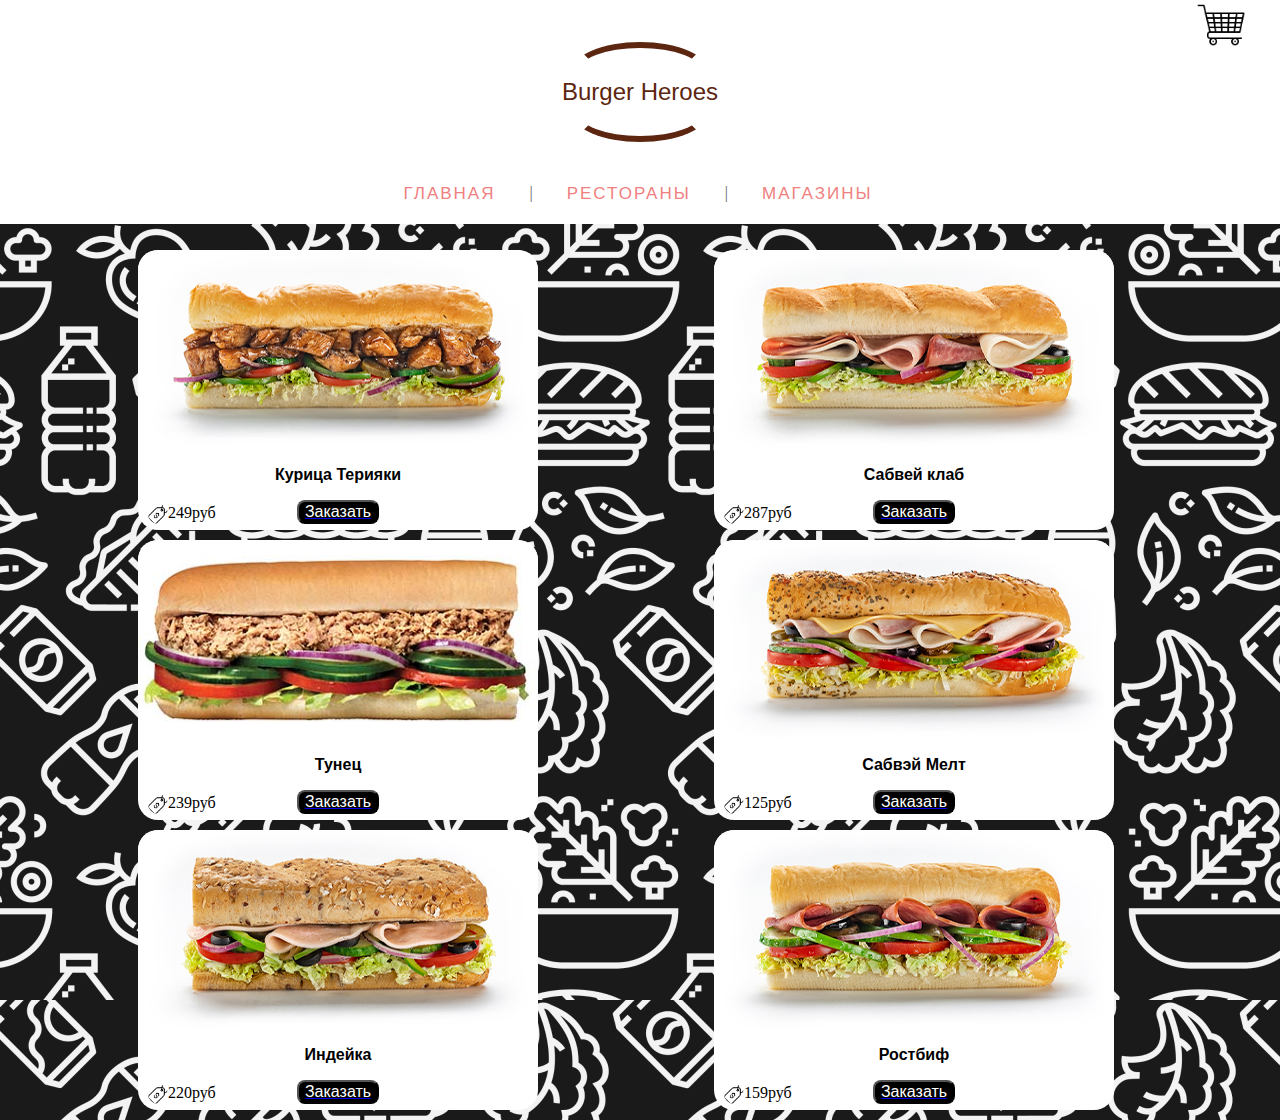
<file: доставка/html/res/sub.html>
<html>
<head>
<meta charset="UTF-8">
<meta name="viewport" content="width=devise-width; initial-scale=1.0">
<title>Доставка еды</title>
<link rel="stylesheet" href="../../style/style.css">
<script src="https://ajax.googleapis.com/ajax/libs/jquery/3.6.0/jquery.min.js"></script>

</head>
<body>
<ul class="menu-main">
  <div class="shopping-cart"><a href="../shopping.html"><img src="../../img/shopping.png" width="50" height="50"></a></div>
  <div class="two"><h1>Burger Heroes</h1></div>
  <li><a href="../index.html">Главная</a></li>
   <li><a href="../1.html">Рестораны</a></li>
   <li><a href="../2.html">Магазины</a></li>
</ul>

<div class="left">
  <div class="klab">
  <img src="../../img/sub/klab.jpg" width="400" height="200"></a>
  <p>Сабвей клаб</p>
  <a href="../shopping.html"><button>Заказать</button></a>
  <span class="prise"><img src="../../img/price.png" width="20" height="20">287руб</span>
  
  </div>
  <div class="melt">
    <img src="../../img/sub/melt.jpg" width="400" height="200"></a>
    <p>Сабвэй Мелт</p>
    <a href="../shopping.html"><button>Заказать</button></a>
    <span class="prise"><img src="../../img/price.png" width="20" height="20">125руб</span>
   
    </div>
    <div class="rostbif">
      <img src="../../img/sub/rostbif.jpg" width="400" height="200"></a>
      <p>Ростбиф</p>
      <a href="../shopping.html"><button>Заказать</button></a>
      <span class="prise"><img src="../../img/price.png" width="20" height="20">159руб</span>
      
      </div>
</div>
<div class="right">
  <div class="teriyaki">
    <img src="../../img/sub/teriyaki.jpg" width="400" height="200">
  <p>Курица Терияки</p>
  <a href="../shopping.html"><button>Заказать</button></a>
  <span class="prise"><img src="../../img/price.png" width="20" height="20">249руб</span>
  
  </div>
  <div class="tunec">
    <img src="../../img/sub/tunec.jpg" width="400" height="200">
  <p>Тунец</p>
  <a href="../shopping.html"><button>Заказать</button></a>
  <span class="informatiom">
    <span class="prise"><img src="../../img/price.png" width="20" height="20">239руб</span>
    </span>
  
  
  </div>
  <div class="ind">
  <img src="../../img/sub/ind.jpg" width="400" height="200">
  <p>Индейка</p>
  <a href="../shopping.html"><button>Заказать</button></a>
  <span class="informatiom">
    <span class="prise"><img src="../../img/price.png" width="20" height="20">220руб</span>
    </span>
  
  </div>
  </div>


<style>
body{
    background: url(../../img/fon.png);
}
</style>
</body>
</html>
</file>
<file: доставка/style/style.css>
@media (max-width: 600px) {
input{
wildth:100%;
display: flex;
flex-wrap:wrap;
}
}

.time,
.riating {
  float: left;
  display: block;
  margin: 0 5px;
}
.prise {
  float: left;
  display: flex;
  margin: -20px;
  padding: 0 30px;
}
button {
  background-color: #000000;
  font-size: 16px;
  border-radius: 8px;
  -webkit-transition-duration: 0.4s;
  transition-duration: 0.4s;
  color: #ffffff;
  margin: 0 auto;
  display: block;
}
button:hover {
  background-color: #ffffff;
  color: #000000;
}
.banner img {
  width: 1100px;
  height: 800px;
  margin: 0 auto;
  display: block;
}
@media (max-width: 995px) {
.banner img {
  width: 650px;
  height: 445px;
  margin: 0 auto;
  display: block;
}
}
@media (max-width: 600px) {
.banner img {
  width: 375px;
  height:225px;
  margin: 0 auto;
  display: block;
}
}
.footer {
  background: #ffe1d3;
  width: auto;
  height: 100px;
  padding: 0;
}
@media (max-width: 600px) {
.footer {
  background: #ffe1d3;
  width: auto;
  height: 175px;
  padding: 0;
}
}
@media (max-width: 335px) {
.footer {
  background: #ffe1d3;
  width: auto;
  height: 270px;
  padding: 0;
}
}
.menu-main {
  list-style: none;
  padding: 0;
  text-align: center;
  background: white;
}
.menu-main li {
  display: inline-block;
}
.menu-main li:after {
  content: "|";
  color: #606060;
  display: inline-block;
  vertical-align: top;
}
.menu-main li:last-child:after {
  content: none;
}
.menu-main a {
  text-decoration: none;
  font-family: 'Ubuntu Condensed', sans-serif;
  letter-spacing: 2px;
  position: relative;
  padding-bottom: 20px;
  margin: 0 34px 0 30px;
  font-size: 17px;
  text-transform: uppercase;
  display: inline-block;
  transition: color 0.2s;
}
.menu-main a,
.menu-main a:visited {
  color: #F08080;
}
.menu-main a.current,
.menu-main a:hover {
  color: #feb386;
}
.menu-main a:before,
.menu-main a:after {
  content: "";
  position: absolute;
  height: 4px;
  top: auto;
  right: 50%;
  bottom: -1px;
  left: 50%;
  background: #feb386;
  transition: 0.8s;
}
.menu-main a:hover:before,
.menu-main .current:before {
  left: 0;
}
.menu-main a:hover:after,
.menu-main .current:after {
  right: 0;
}
@media (max-width:600px) {
  .menu-main {
    padding-top: 0;
  }
  .menu-main li {
    display: block;
  }
  .menu-main li:after {
    content: none;
  }
  .menu-main a {
    padding: 25px 0 20px;
    margin: 0 30px;
  }
}
body {
  background-color: #faa069;
  margin: 0;
  padding: 0;
}
.two {
  padding: 70px;
  text-align: center;
  margin: 0 auto;
  display: block;
}
.two h1 {
  font-family: 'Open Sans', sans-serif;
  position: relative;
  color: #5C2610;
  font-size: 1.5em;
  font-weight: normal;
  line-height: 1;
  padding: 10px 0;
  margin: 0;
  display: inline-block;
}
.two h1:before {
  content: "";
  position: absolute;
  top: 50%;
  left: 50%;
  transform: translate(-50%, -50%);
  width: 80%;
  height: 200%;
  border-radius: 50%/30%;
  border: 6px solid #5C2610;
  border-left-color: transparent;
  border-right-color: transparent;
}
@media (max-width: 675px) {
  .two h1 {
    font-size: 0.9em;
  }
}
.right {
  width: 45%;
  float: right;
}
.left {
  width: 45%;
  float: right;
}
.rightfot {
  width: 45%;
  float: right;
}
.leftfot {
  width: 45%;
  float: right;
}
@media (max-width:875px) {
.right {
  width: 60%;
  float: left;
}
.left {
  width: 60%;
  float: left;
}
}
@media (max-width:600px) {
.rightfot {
  width: 40%;
  float: left;
}
.leftfot {
  width: 40%;
  float: right;
}
}
@media (max-width:335px) {
.rightfot {
  width: 100%;
  float: right;
}
.leftfot {
 wildth:100%;
  float: left;
}
}
.bk,
.kfc,
.sub,
.dodo {
  background: white;
  width: 400px;
  height: 275px;
  border-radius: 20px;
  margin: 10;
  transition: 0.8s;
}
.bk p,
.kfc p,
.sub p,
.dodo p {
  font-family: 'Ubuntu Condensed', sans-serif;
  text-align: center;
  font-weight: bold;
}
.bk img,
.kfc img,
.sub img,
.dodo img {
  border-radius: 20px;
}
.bk:hover,
.kfc:hover,
.sub:hover,
.dodo:hover {
  -webkit-transform: scale(1.1);
  -ms-transform: scale(1.1);
  transform: scale(1.1);
  transition-duration: 0.8s;
}
.anashan,
.lenta,
.ns,
.gul {
  background: white;
  width: 400px;
  height: 275px;
  border-radius: 20px;
  margin: 10;
  transition: 0.8s;
}
.anashan p,
.lenta p,
.ns p,
.gul p {
  font-family: 'Ubuntu Condensed', sans-serif;
  text-align: center;
  font-weight: bold;
}
.anashan img,
.lenta img,
.ns img,
.gul img {
  border-radius: 20px;
}
.anashan:hover,
.lenta:hover,
.ns:hover,
.gul:hover {
  -webkit-transform: scale(1.1);
  -ms-transform: scale(1.1);
  transform: scale(1.1);
  transition-duration: 0.8s;
}
.pirazok,
.King,
.whopper,
.Junior,
.kkombo,
.cheaz {
  background: white;
  width: 400px;
  height: 280px;
  border-radius: 20px;
  margin: 10;
  transition: 0.8s;
}
.pirazok p,
.King p,
.whopper p,
.Junior p,
.kkombo p,
.cheaz p {
  font-family: 'Ubuntu Condensed', sans-serif;
  text-align: center;
  font-weight: bold;
}
.pirazok img,
.King img,
.whopper img,
.Junior img,
.kkombo img,
.cheaz img {
  border-radius: 20px;
  margin: 0 auto;
  display: block;
}
.pirazok:hover,
.King:hover,
.whopper:hover,
.Junior:hover,
.kkombo:hover,
.cheaz:hover {
  -webkit-transform: scale(1.1);
  -ms-transform: scale(1.1);
  transform: scale(1.1);
  transition-duration: 0.8s;
}
.meat,
.pepe,
.chetsir,
.sir,
.gavai,
.owosh {
  background: white;
  width: 400px;
  height: 280px;
  border-radius: 20px;
  margin: 10;
  transition: 0.8s;
}
.meat p,
.pepe p,
.chetsir p,
.sir p,
.gavai p,
.owosh p {
  font-family: 'Ubuntu Condensed', sans-serif;
  text-align: center;
  font-weight: bold;
}
.meat img,
.pepe img,
.chetsir img,
.sir img,
.gavai img,
.owosh img {
  border-radius: 20px;
  margin: 0 auto;
  display: block;
}
.meat:hover,
.pepe:hover,
.chetsir:hover,
.sir:hover,
.gavai:hover,
.owosh:hover {
  -webkit-transform: scale(1.1);
  -ms-transform: scale(1.1);
  transform: scale(1.1);
  transition-duration: 0.8s;
}
.klab,
.melt,
.rostbif,
.teriyaki,
.tunec,
.ind {
  background: white;
  width: 400px;
  height: 280px;
  border-radius: 20px;
  margin: 10;
  transition: 0.8s;
}
.klab p,
.melt p,
.rostbif p,
.teriyaki p,
.tunec p,
.ind p {
  font-family: 'Ubuntu Condensed', sans-serif;
  text-align: center;
  font-weight: bold;
}
.klab img,
.melt img,
.rostbif img,
.teriyaki img,
.tunec img,
.ind img {
  border-radius: 20px;
  margin: 0 auto;
  display: block;
}
.klab:hover,
.melt:hover,
.rostbif:hover,
.teriyaki:hover,
.tunec:hover,
.ind:hover {
  -webkit-transform: scale(1.1);
  -ms-transform: scale(1.1);
  transform: scale(1.1);
  transition-duration: 0.8s;
}
.fri,
.twist,
.burg,
.milki,
.backet,
.pita {
  background: white;
  width: 400px;
  height: 280px;
  border-radius: 20px;
  margin: 10;
  transition: 0.8s;
}
.fri p,
.twist p,
.burg p,
.milki p,
.backet p,
.pita p {
  font-family: 'Ubuntu Condensed', sans-serif;
  text-align: center;
  font-weight: bold;
}
.fri img,
.twist img,
.burg img,
.milki img,
.backet img,
.pita img {
  border-radius: 20px;
  margin: 0 auto;
  display: block;
}
.fri:hover,
.twist:hover,
.burg:hover,
.milki:hover,
.backet:hover,
.pita:hover {
  -webkit-transform: scale(1.1);
  -ms-transform: scale(1.1);
  transform: scale(1.1);
  transition-duration: 0.8s;
}
.sosiski,
.ogorec,
.potato,
.smetana,
.slivki,
.iple {
  background: white;
  width: 400px;
  height: 280px;
  border-radius: 20px;
  margin: 10;
  transition: 0.8s;
}
.sosiski p,
.ogorec p,
.potato p,
.smetana p,
.slivki p,
.iple p {
  font-family: 'Ubuntu Condensed', sans-serif;
  text-align: center;
  font-weight: bold;
}
.sosiski img,
.ogorec img,
.potato img,
.smetana img,
.slivki img,
.iple img {
  border-radius: 20px;
  margin: 0 auto;
  display: block;
}
.sosiski:hover,
.ogorec:hover,
.potato:hover,
.smetana:hover,
.slivki:hover,
.iple:hover {
  -webkit-transform: scale(1.1);
  -ms-transform: scale(1.1);
  transform: scale(1.1);
  transition-duration: 0.8s;
}
.pips,
.farh,
.hahl,
.mork,
.shok,
.pelm {
  background: white;
  width: 400px;
  height: 280px;
  border-radius: 20px;
  margin: 10;
  transition: 0.8s;
}
.pips p,
.farh p,
.hahl p,
.mork p,
.shok p,
.pelm p {
  font-family: 'Ubuntu Condensed', sans-serif;
  text-align: center;
  font-weight: bold;
}
.pips img,
.farh img,
.hahl img,
.mork img,
.shok img,
.pelm img {
  border-radius: 20px;
  margin: 0 auto;
  display: block;
}
.pips:hover,
.farh:hover,
.hahl:hover,
.mork:hover,
.shok:hover,
.pelm:hover {
  -webkit-transform: scale(1.1);
  -ms-transform: scale(1.1);
  transform: scale(1.1);
  transition-duration: 0.8s;
}
.sina,
.konf,
.anpel,
.mazik,
.sir,
.wd {
  background: white;
  width: 400px;
  height: 280px;
  border-radius: 20px;
  margin: 10;
  transition: 0.8s;
}
.sina p,
.konf p,
.anpel p,
.mazik p,
.sir p,
.wd p {
  font-family: 'Ubuntu Condensed', sans-serif;
  text-align: center;
  font-weight: bold;
}
.sina img,
.konf img,
.anpel img,
.mazik img,
.sir img,
.wd img {
  border-radius: 20px;
  margin: 0 auto;
  display: block;
}
.sina:hover,
.konf:hover,
.anpel:hover,
.mazik:hover,
.sir:hover,
.wd:hover {
  -webkit-transform: scale(1.1);
  -ms-transform: scale(1.1);
  transform: scale(1.1);
  transition-duration: 0.8s;
}
.kvas,
.luk,
.voda,
.milk,
.colbaska,
.redis {
  background: white;
  width: 400px;
  height: 280px;
  border-radius: 20px;
  margin: 10;
  transition: 0.8s;
}
.kvas p,
.luk p,
.voda p,
.milk p,
.colbaska p,
.redis p {
  font-family: 'Ubuntu Condensed', sans-serif;
  text-align: center;
  font-weight: bold;
}
.kvas img,
.luk img,
.voda img,
.milk img,
.colbaska img,
.redis img {
  border-radius: 20px;
  margin: 0 auto;
  display: block;
}
.kvas:hover,
.luk:hover,
.voda:hover,
.milk:hover,
.colbaska:hover,
.redis:hover {
  -webkit-transform: scale(1.1);
  -ms-transform: scale(1.1);
  transform: scale(1.1);
  transition-duration: 0.8s;
}
.shopping-cart {
  float: right;
}
</file>
